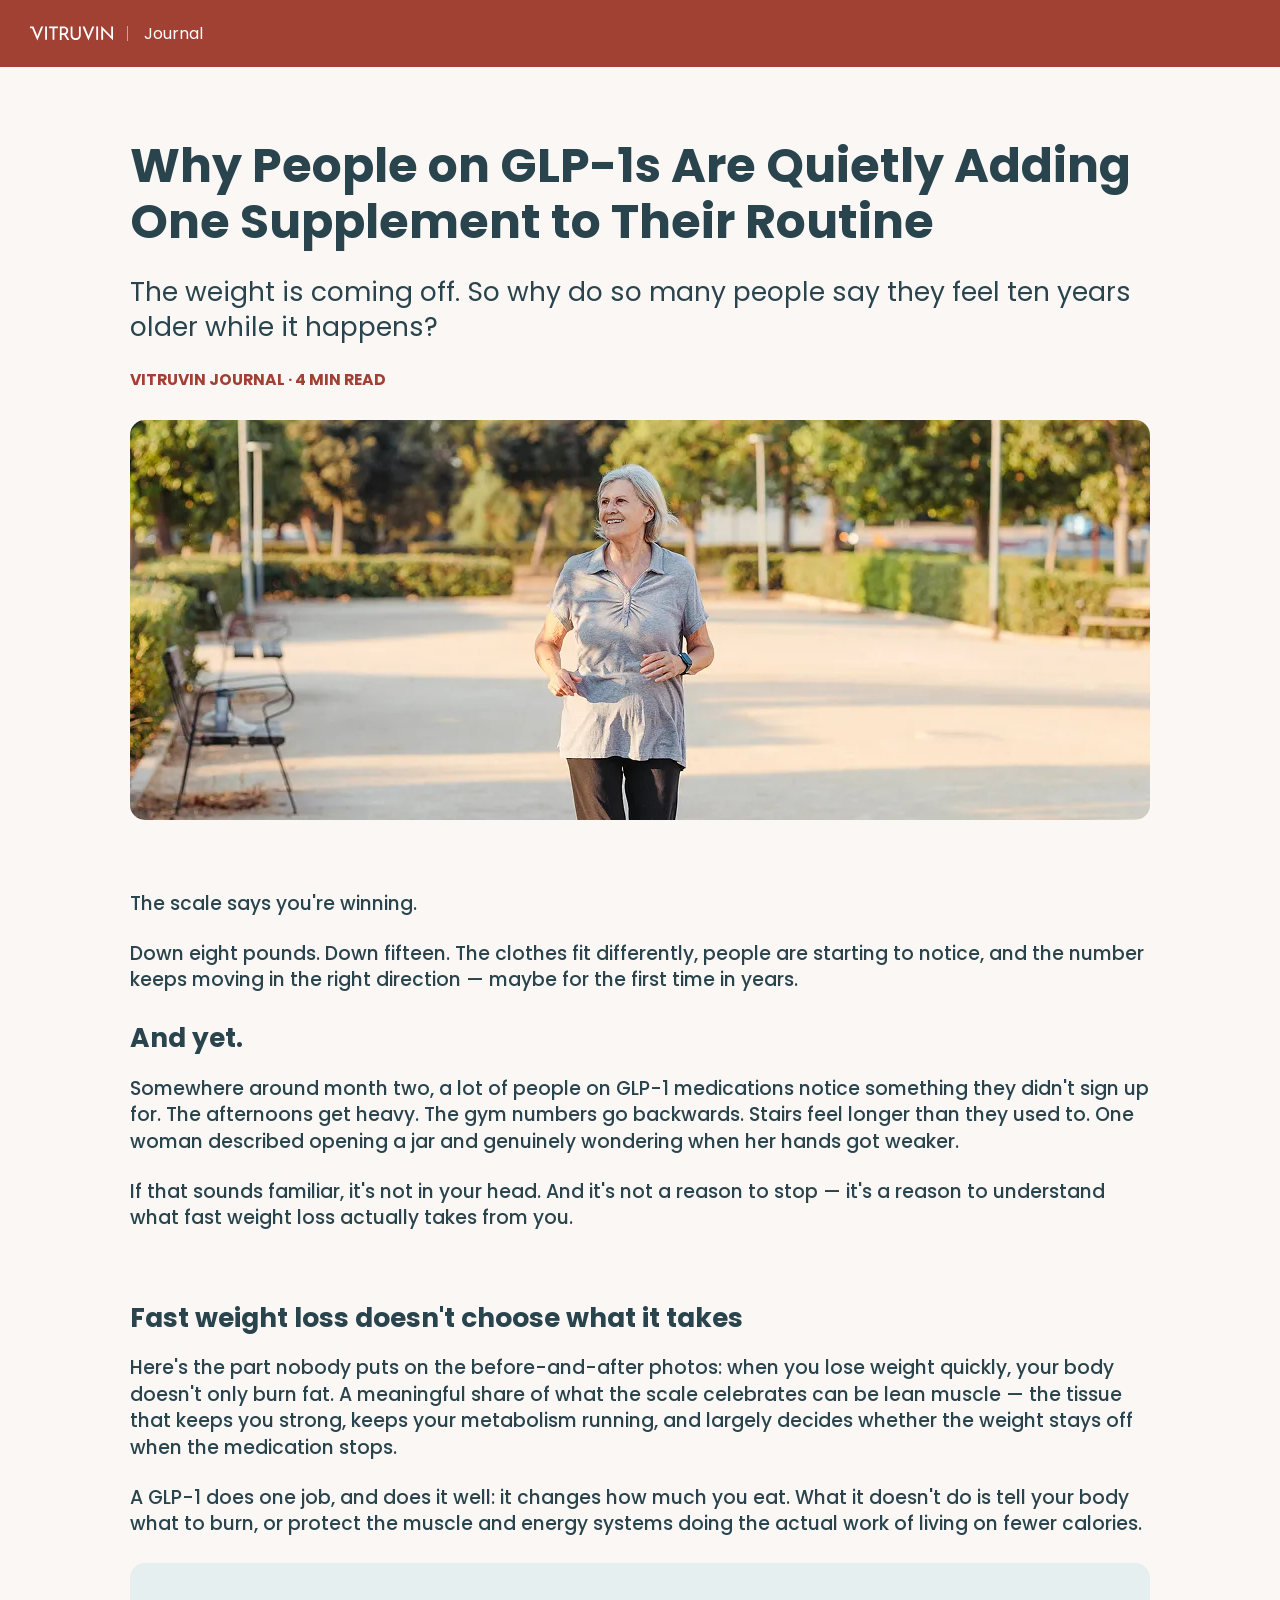
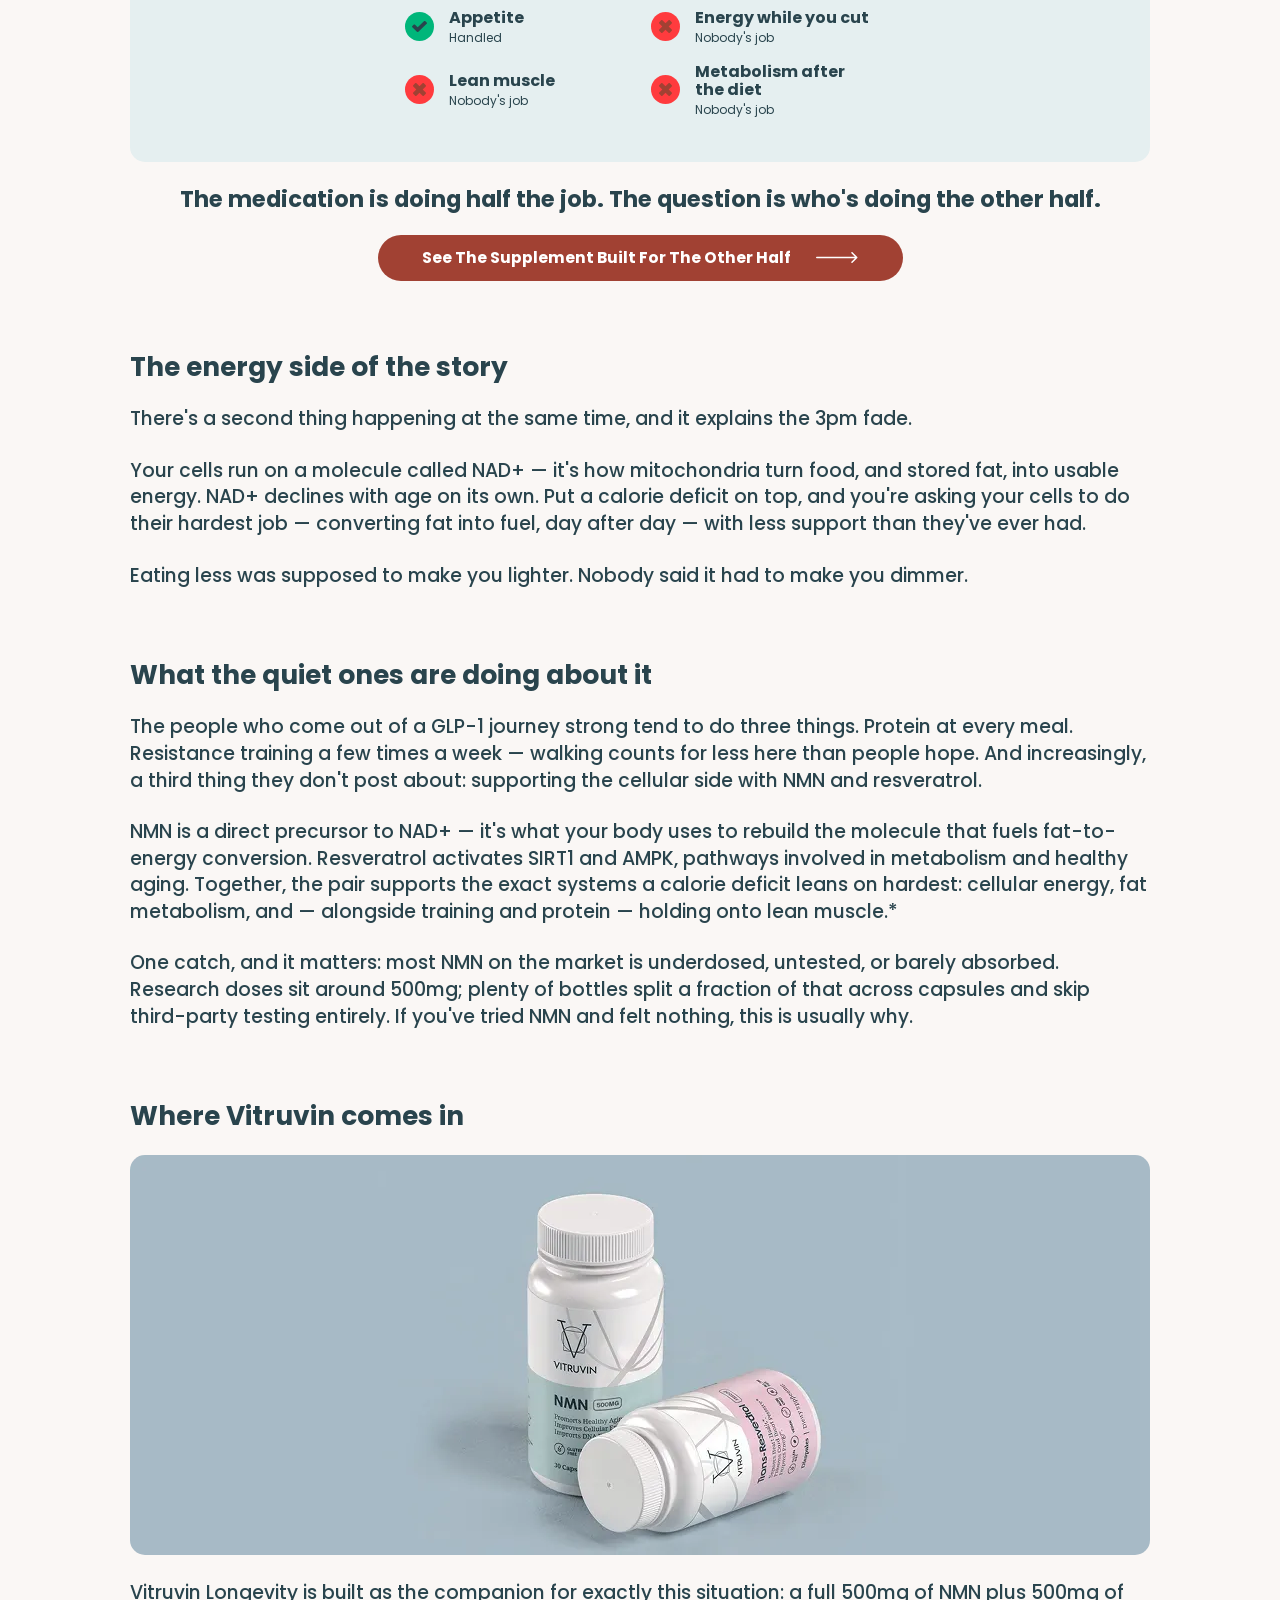
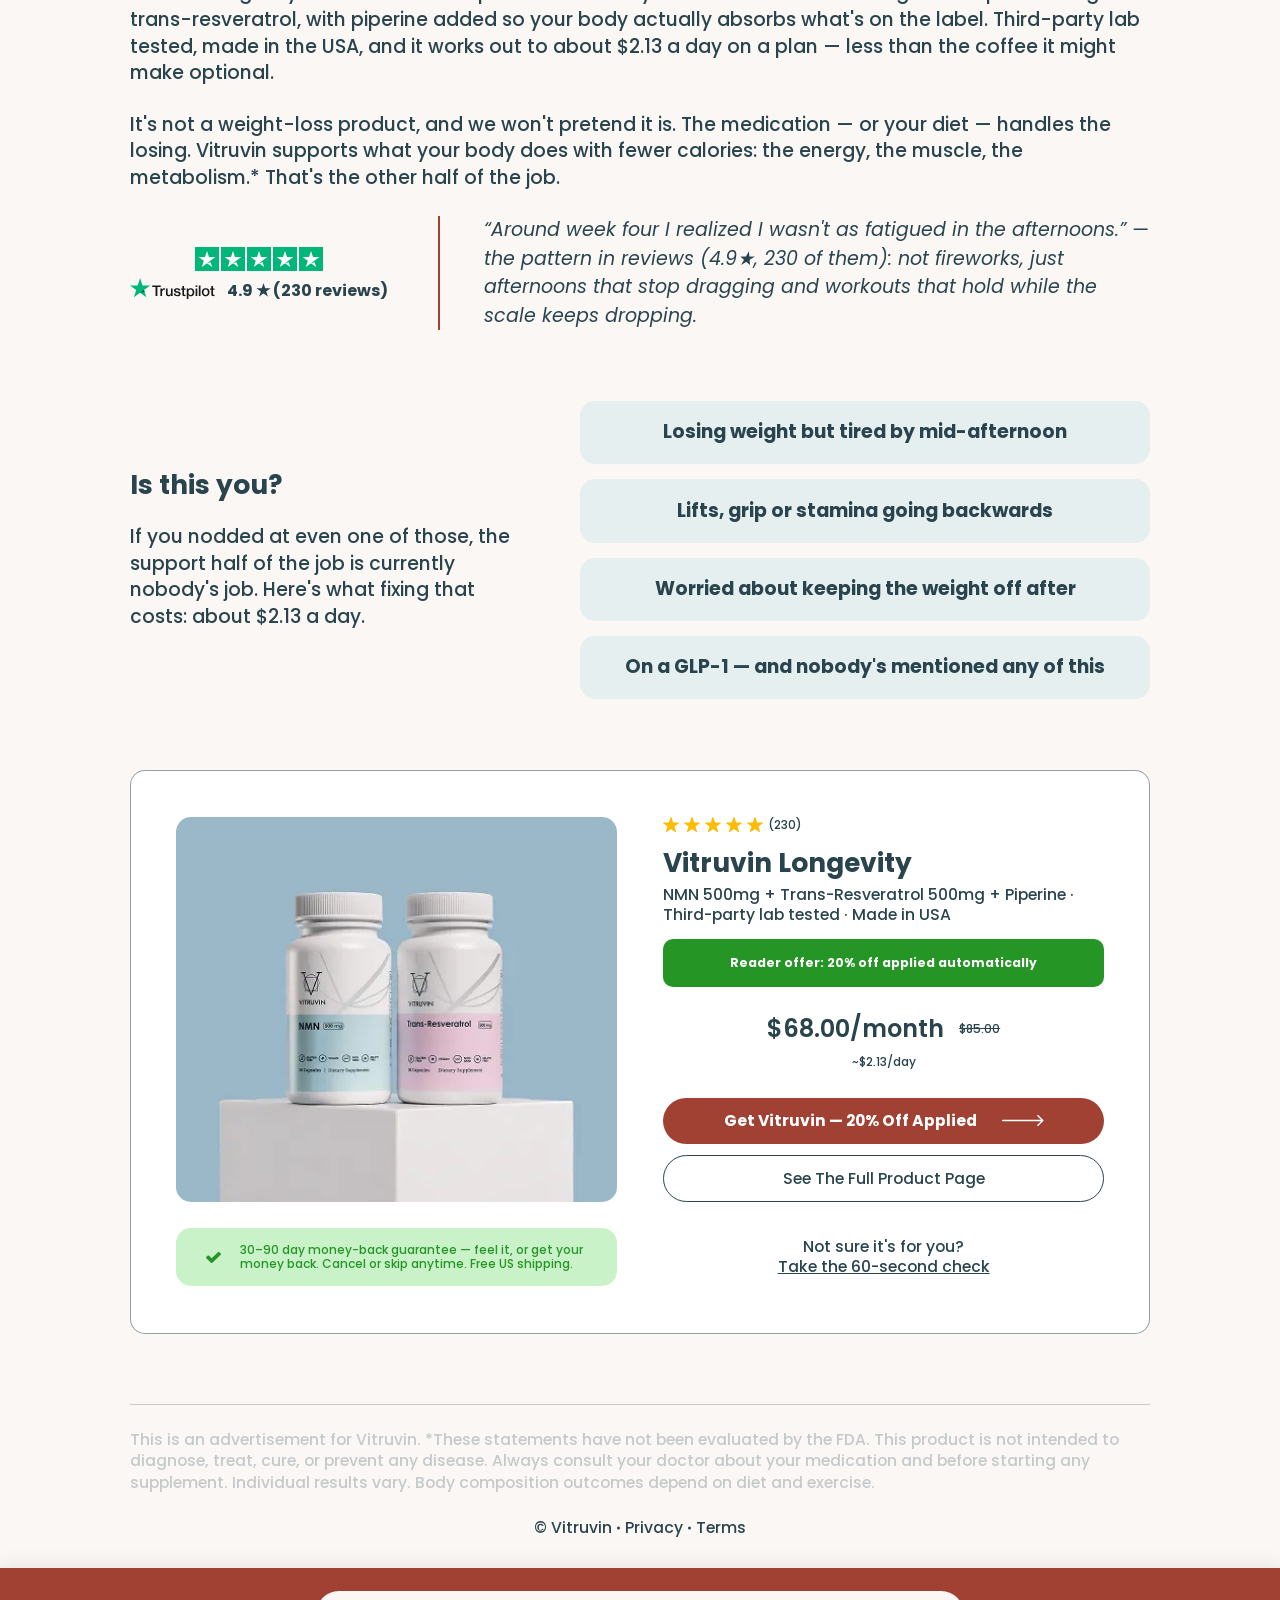
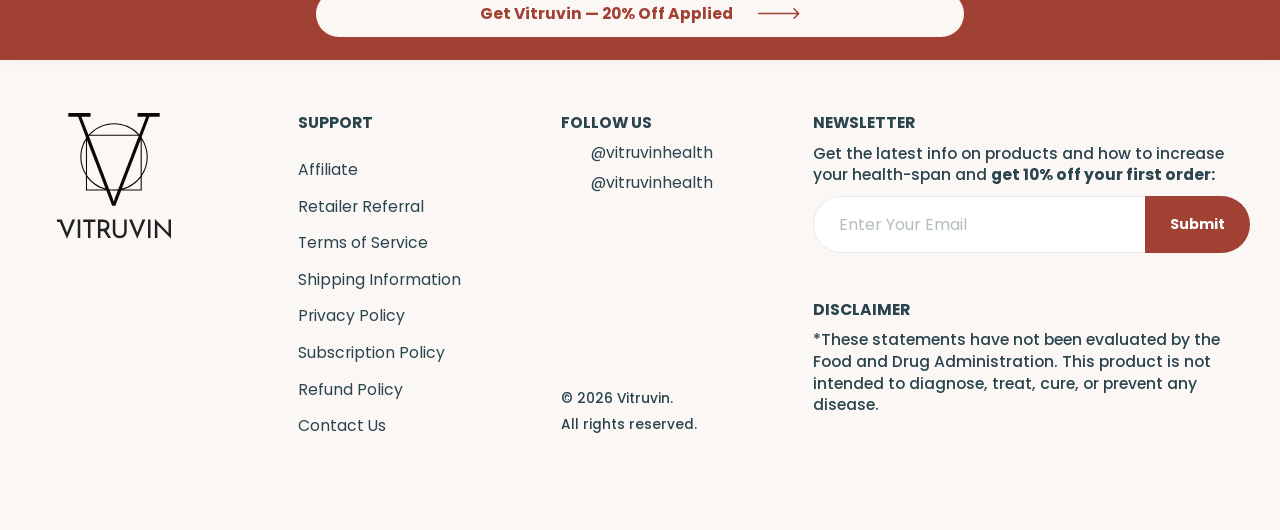
<file: index.html>
<!DOCTYPE html>
<html lang="en">

<head>
    <meta charset="UTF-8">
    <meta http-equiv="X-UA-Compatible" content="IE=edge">
    <meta name="description" content="Vitruvin">
    <meta name="viewport" content="width=device-width, initial-scale=1.0">
    <link rel="stylesheet" href="css/main-styles.css">
    <title>Vitruvin</title>
</head>

<body>
    <div class="wrapper">
        <header class="header">
            <div class="header__container">
                <div class="header__details">
                    <div class="header__logo">
                        <img src="img/small-logo.svg" alt="logo">
                    </div>
                    <div class="header__label">
                        Journal
                    </div>
                </div>
            </div>
        </header>
        <main class="page">
            <section class="article" aria-labelledby="article-title">
                <div class="article__container">
                    <header class="article__header">
                        <h1 class="article__main-title" id="article-title">
                            Why People on GLP-1s Are Quietly Adding One Supplement to Their Routine
                        </h1>
                        <div class="article__subtitle">
                            The weight is coming off. So why do so many people say they feel ten years older while it
                            happens?
                        </div>
                        <div class="article__info">
                            VITRUVIN JOURNAL · 4 MIN READ
                        </div>
                        <div class="article__cover ibg">
                            <img src="img/article-image_01.webp" loading="lazy" alt="article-image">
                        </div>
                    </header>
                    <article class="article__body">
                        <p>
                            The scale says you're winning.
                        </p>
                        <p class="mbbm">
                            Down eight pounds. Down fifteen. The clothes fit differently, people are starting to notice,
                            and the number keeps moving in the right direction — maybe for the first time in years.
                        </p>
                        <h2>
                            And yet.
                        </h2>
                        <p>
                            Somewhere around month two, a lot of people on GLP-1 medications notice something they
                            didn't sign up for. The afternoons get heavy. The gym numbers go backwards. Stairs feel
                            longer than they used to. One woman described opening a jar and genuinely wondering when her
                            hands got weaker.
                        </p>
                        <p class="mbb">
                            If that sounds familiar, it's not in your head. And it's not a reason to stop — it's a
                            reason to understand what fast weight loss actually takes from you.
                        </p>
                        <h2>
                            Fast weight loss doesn't choose what it takes
                        </h2>
                        <p>
                            Here's the part nobody puts on the before-and-after photos: when you lose weight quickly,
                            your body doesn't only burn fat. A meaningful share of what the scale celebrates can be lean
                            muscle — the tissue that keeps you strong, keeps your metabolism running, and largely
                            decides whether the weight stays off when the medication stops.
                        </p>
                        <p class="mb">
                            A GLP-1 does one job, and does it well: it changes how much you eat. What it doesn't do is
                            tell your body what to burn, or protect the muscle and energy systems doing the actual work
                            of living on fewer calories.
                        </p>
                        <div class="improvement-article">
                            <ul class="improvement-article__list">
                                <li class="improvement-article__item">
                                    <div class="improvement-article__icon improvement-article__icon-alt">
                                        <svg>
                                            <use xlink:href='img/icons/icons-sprite.svg#checkmark'></use>
                                        </svg>
                                    </div>
                                    <div class="improvement-article__info">
                                        <div class="improvement-article__name">
                                            Appetite
                                        </div>
                                        <div class="improvement-article__description">
                                            Handled
                                        </div>
                                    </div>
                                </li>
                                <li class="improvement-article__item">
                                    <div class="improvement-article__icon">
                                        <svg>
                                            <use xlink:href='img/icons/icons-sprite.svg#cross'></use>
                                        </svg>
                                    </div>
                                    <div class="improvement-article__info">
                                        <div class="improvement-article__name">
                                            Energy while you cut
                                        </div>
                                        <div class="improvement-article__description">
                                            Nobody's job
                                        </div>
                                    </div>
                                </li>
                                <li class="improvement-article__item">
                                    <div class="improvement-article__icon">
                                        <svg>
                                            <use xlink:href='img/icons/icons-sprite.svg#cross'></use>
                                        </svg>
                                    </div>
                                    <div class="improvement-article__info">
                                        <div class="improvement-article__name">
                                            Lean muscle
                                        </div>
                                        <div class="improvement-article__description">
                                            Nobody's job
                                        </div>
                                    </div>
                                </li>
                                <li class="improvement-article__item">
                                    <div class="improvement-article__icon">
                                        <svg>
                                            <use xlink:href='img/icons/icons-sprite.svg#cross'></use>
                                        </svg>
                                    </div>
                                    <div class="improvement-article__info">
                                        <div class="improvement-article__name">
                                            Metabolism after the diet
                                        </div>
                                        <div class="improvement-article__description">
                                            Nobody's job
                                        </div>
                                    </div>
                                </li>
                            </ul>
                        </div>
                        <h2 class="alt ">
                            The medication is doing half the job. The question is who's doing the other half.
                        </h2>
                        <a href="#" class="button-article button-article-hm">
                            <span class="button-article__text">
                                See the supplement built for the other half
                            </span>
                            <span class="button-article__icon">
                                <svg>
                                    <use xlink:href='img/icons/icons-sprite.svg#button-arrow'></use>
                                </svg>
                            </span>

                        </a>
                        <h2 class="mtb mb">
                            The energy side of the story
                        </h2>
                        <p class="mb">
                            There's a second thing happening at the same time, and it explains the 3pm fade.
                        </p>
                        <p class="mb">
                            Your cells run on a molecule called NAD+ — it's how mitochondria turn food, and stored fat,
                            into usable energy. NAD+ declines with age on its own. Put a calorie deficit on top, and
                            you're asking your cells to do their hardest job — converting fat into fuel, day after day —
                            with less support than they've ever had.
                        </p>
                        <p class="mbb">
                            Eating less was supposed to make you lighter. Nobody said it had to make you dimmer.
                        </p>
                        <h2 class="mb">
                            What the quiet ones are doing about it
                        </h2>
                        <p class="mb">
                            The people who come out of a GLP-1 journey strong tend to do three things. Protein at every
                            meal. Resistance training a few times a week — walking counts for less here than people
                            hope. And increasingly, a third thing they don't post about: supporting the cellular side
                            with NMN and resveratrol.
                        </p>
                        <p class="mb">
                            NMN is a direct precursor to NAD+ — it's what your body uses to rebuild the molecule that
                            fuels fat-to-energy conversion. Resveratrol activates SIRT1 and AMPK, pathways involved in
                            metabolism and healthy aging. Together, the pair supports the exact systems a calorie
                            deficit leans on hardest: cellular energy, fat metabolism, and — alongside training and
                            protein — holding onto lean muscle.*
                        </p>
                        <p class="mbb">
                            One catch, and it matters: most NMN on the market is underdosed, untested, or barely
                            absorbed. Research doses sit around 500mg; plenty of bottles split a fraction of that across
                            capsules and skip third-party testing entirely. If you've tried NMN and felt nothing, this
                            is usually why.
                        </p>
                        <h2 class="mb">
                            Where Vitruvin comes in
                        </h2>
                        <picture >
                            <source media="(min-width: 420px)" srcset="img/article-image_02.webp" type="image/webp">
                            
                            <img class="mb" src="img/article-image_02-mobile.webp" loading="lazy"  alt="article-image">
                          </picture>
                        <p class="mb">
                            Vitruvin Longevity is built as the companion for exactly this situation: a full 500mg of NMN
                            plus 500mg of trans-resveratrol, with piperine added so your body actually absorbs what's on
                            the label. Third-party lab tested, made in the USA, and it works out to about $2.13 a day on
                            a plan — less than the coffee it might make optional.
                        </p>
                        <p class="mb">
                            It's not a weight-loss product, and we won't pretend it is. The medication — or your diet —
                            handles the losing. Vitruvin supports what your body does with fewer calories: the energy,
                            the muscle, the metabolism.* That's the other half of the job.
                        </p>
                        <div class="review-article mbb">
                            <div class="review-article__info">
                                <div class="review-article__trustpilot-stars">
                                    <svg>
                                        <use xlink:href='img/icons/icons-sprite.svg#trustpilot-stars'></use>
                                    </svg>
                                </div>
                                <div class="review-article__details">
                                    <div class="review-article__trustpilot-logo">
                                        <svg>
                                            <use xlink:href='img/icons/icons-sprite.svg#trustpilot-logo'></use>
                                        </svg>
                                    </div>
                                    <div class="review-article__value">
                                        4.9 ★ (230 reviews)
                                    </div>
                                </div>
                            </div>
                            <blockquote class="review-article__quote">
                                <p>
                                    “Around week four I realized I wasn't as fatigued in the afternoons.” — the pattern
                                    in reviews (4.9★, 230 of them): not fireworks, just afternoons that stop dragging
                                    and workouts that hold while the scale keeps dropping.
                                </p>
                            </blockquote>
                        </div>
                        <div class="symptoms-article mbb">
                            <div class="symptoms-article__info">
                                <h2 class="symptoms-article__title">
                                    Is this you?
                                </h2>
                                <div class="symptoms-article__subtitle">
                                    If you nodded at even one of those, the support half of the job is currently
                                    nobody's job. Here's what fixing that costs: about $2.13 a day.
                                </div>
                            </div>
                            <div class="symptoms-article__items">
                                <ul class="symptoms-article__list">
                                    <li class="symptoms-article__item">
                                        Losing weight but tired by mid-afternoon
                                    </li>
                                    <li class="symptoms-article__item">
                                        Lifts, grip or stamina going backwards
                                    </li>
                                    <li class="symptoms-article__item">
                                        Worried about keeping the weight off after
                                    </li>
                                    <li class="symptoms-article__item">
                                        On a GLP-1 — and nobody's mentioned any of this
                                    </li>
                                </ul>
                            </div>
                        </div>
                        <div class="product-article">
                            <div class="product-article__body">
                                <div class="product-article__content">
                                    <div class="product-article__image ibg">
                                        <img src="img/article-image_03.webp" alt="article-image">
                                    </div>
                                    <div class="product-article__info">
                                        <div class="rating">
                                            <div class="rating__stars">
                                                <div class="rating__star">
                                                    <svg>
                                                        <use xlink:href='img/icons/icons-sprite.svg#rating-star'></use>
                                                    </svg>
                                                </div>
                                                <div class="rating__star">
                                                    <svg>
                                                        <use xlink:href='img/icons/icons-sprite.svg#rating-star'></use>
                                                    </svg>
                                                </div>
                                                <div class="rating__star">
                                                    <svg>
                                                        <use xlink:href='img/icons/icons-sprite.svg#rating-star'></use>
                                                    </svg>
                                                </div>
                                                <div class="rating__star">
                                                    <svg>
                                                        <use xlink:href='img/icons/icons-sprite.svg#rating-star'></use>
                                                    </svg>
                                                </div>
                                                <div class="rating__star">
                                                    <svg>
                                                        <use xlink:href='img/icons/icons-sprite.svg#rating-star'></use>
                                                    </svg>
                                                </div>
                                            </div>
                                            <div class="rating__counter">
                                                (230)
                                            </div>
                                        </div>
                                        <h3 class="product-article__title">
                                            Vitruvin Longevity
                                        </h3>
                                        <div class="product-article__description">
                                            NMN 500mg + Trans-Resveratrol 500mg + Piperine · Third-party lab tested · Made
                                            in USA
                                        </div>
                                        <div class="product-article__offer">
                                            Reader offer: 20% off applied automatically
                                        </div>
                                        <div class="price">
                                            <div class="price__values">
                                                <div class="price__current">
                                                    $68.00/month
                                                </div>
                                                <div class="price__discount">
                                                    $85.00
                                                </div>
                                            </div>
                                            <div class="price__economy">
                                                ~$2.13/day
                                            </div>
                                        </div>
                                        <div class="product-article__buttons">
                                            <a href="#" class="button-article">
                                                <span class="button-article__text">
                                                    Get Vitruvin — 20% Off Applied
                                                </span>
                                                <span class="button-article__icon">
                                                    <svg>
                                                        <use xlink:href='img/icons/icons-sprite.svg#button-arrow'></use>
                                                    </svg>
                                                </span>
                                            </a>
                                            <a href="#" class="button-article button-article-alt">
                                                <span class="button-article__text">
                                                    See the full product page
                                                </span>
                                            </a>
                                        </div>
                                    </div>
                                </div>
                                <footer class="product-article__footer">
                                    <div class="product-article__guarantee">
                                        <div class="product-article__guarantee-icon">
                                            <svg>
                                                <use xlink:href='img/icons/icons-sprite.svg#checkmark'></use>
                                            </svg>
                                        </div>
                                        <div class="product-article__guarantee-text">
                                            30–90 day money-back guarantee — feel it, or get your money back. Cancel or skip anytime. Free US shipping.
                                        </div>
                                    </div>
                                    <div class="product-article__message">
                                        Not sure it's for you?
                                        <a href="#">
                                            Take the 60-second check
                                        </a>
                                    </div>
                                </footer>
                            </div>
                        </div>
                    </article>
                    <div class="article__disclaimer">
                        This is an advertisement for Vitruvin. *These statements have not been evaluated by the FDA. This product is not intended to diagnose, treat, cure, or prevent any disease. Always consult your doctor about your medication and before starting any supplement. Individual results vary. Body composition outcomes depend on diet and exercise.
                    </div>
                    <footer class="footer-article">
                        <ul class="footer-article__list">
                            <li class="footer-article__item">
                                <div class="footer-article__link">© Vitruvin</div>
                            </li>
                            <li class="footer-article__item">
                                <a href="#" class="footer-article__link">Privacy</a>
                            </li>
                            <li class="footer-article__item">
                                <a href="#" class="footer-article__link">Terms</a>
                            </li>
                        </ul>
                    </footer>
                </div>
            </section>
            <div class="cta" >
                <a href="#" class="button-article button-article-light">
                    <span class="button-article__text">
                        Get Vitruvin — 20% Off Applied
                    </span>
                    <span class="button-article__icon">
                        <svg>
                            <use xlink:href='img/icons/icons-sprite.svg#button-arrow'></use>
                        </svg>
                    </span>
                </a>
            </div>
        </main>
        <footer class="footer">
			<div class="footer__container">
				<a href="/" class="footer__logo" aria-label="logo/ homepage link">
					<svg>
						<use xlink:href='img/icons/icons-sprite.svg#vertical-logo'></use>
					</svg>
				</a>
				<div class="footer__actions">
					<div class="footer__column">
						<h2 class="footer__title footer__title-alt">
							SUPPORT
						</h2>
						<nav class="footer__menu">
							<ul class="footer__list">
								<li class="footer__item">
									<a href="#" class="footer__link">
										Affiliate
									</a>
								</li>
								<li class="footer__item">
									<a href="#" class="footer__link">
										Retailer Referral
									</a>
								</li>
								<li class="footer__item">
									<a href="#" class="footer__link">
										Terms of Service
									</a>
								</li>
								<li class="footer__item">
									<a href="#" class="footer__link">
										Shipping Information
									</a>
								</li>
								<li class="footer__item">
									<a href="#" class="footer__link">
										Privacy Policy
									</a>
								</li>
								<li class="footer__item">
									<a href="#" class="footer__link">
										Subscription Policy
									</a>
								</li>
								<li class="footer__item">
									<a href="#" class="footer__link">
										Refund Policy
									</a>
								</li>
								<li class="footer__item">
									<a href="#" class="footer__link">
										Contact Us
									</a>
								</li>
							</ul>
						</nav>
					</div>
					<div class="footer__column">
						<h2 class="footer__title">
							FOLLOW US
						</h2>
						<nav class="footer__menu">
							<ul class="footer__list">
								<li class="footer__item">
									<a href="#" class="footer__link">
										<span class="footer__icon">
											<svg>
												<use xlink:href='img/icons/icons-sprite.svg#social_01'></use>
											</svg>
										</span>
										@vitruvinhealth
									</a>
								</li>
								<li class="footer__item">
									<a href="#" class="footer__link">
										<span class="footer__icon">
											<svg>
												<use xlink:href='img/icons/icons-sprite.svg#social_02'></use>
											</svg>
										</span>
										@vitruvinhealth
									</a>
								</li>
							</ul>
						</nav>
						<div class="footer__copy">
							<span>© 2026 Vitruvin.</span>
							All rights reserved.
						</div>
					</div>
				</div>
				<div class="footer__column">
					<h2 class="footer__title">
						NEWSLETTER
					</h2>
					<div class="footer__text">
						Get the latest info on products and how to increase your health-span and <strong>get 10% off
							your first order:</strong>
					</div>
					<form action="#" class="form-footer">
						<div class="form-footer__item">
							<input type="email" id="userEmail" name="User Email" autocomplete="email"
								class="form-footer__input" placeholder="Enter Your Email">
							<button type="submit" class="form-footer__button">
								Submit
							</button>
						</div>
					</form>
					<h3 class="footer__title">
						DISCLAIMER
					</h3>
					<div class="footer__text">
						*These statements have not been evaluated by the Food and Drug
						Administration. This product is not intended to diagnose, treat,
						cure, or prevent any disease.
					</div>
				</div>
				<div class="footer__copy footer__copy-tablet">
					<span>© 2026 Vitruvin.</span>
					All rights reserved.
				</div>
			</div>
		</footer>
    </div>
   
</body>

</html>
</file>
<file: css/main-styles.css>
* {
  padding: 0;
  margin: 0;
  border: 0;
}

*, *:before, *:after {
  -webkit-box-sizing: border-box;
  box-sizing: border-box;
}

:focus, :active {
  outline: none;
}

a:focus, a:active {
  outline: none;
}

nav, footer, header, aside {
  display: block;
}

html, body {
  height: 100%;
  width: 100%;
  font-size: 100%;
  line-height: 1;
  -ms-text-size-adjust: 100%;
  -moz-text-size-adjust: 100%;
  -webkit-text-size-adjust: 100%;
  -webkit-font-smoothing: antialiased;
}

input, button, textarea {
  font-family: inherit;
}

textarea {
  resize: none;
}

input::-ms-clear {
  display: none;
}

button {
  cursor: pointer;
  background: transparent;
}

button::-moz-focus-inner {
  padding: 0;
  border: 0;
}

a, a:visited {
  text-decoration: none;
}

a:hover {
  text-decoration: none;
}

ul li {
  list-style: none;
}

img {
  vertical-align: top;
  max-width: 100%;
}

h1, h2, h3, h4, h5, h6 {
  font-size: inherit;
  font-weight: 400;
}

@font-face {
  font-family: "Poppins";
  src: url("../fonts/Poppins/Poppins-Light.woff2") format("woff2");
  font-weight: 300;
  font-style: normal;
  font-display: swap;
}
@font-face {
  font-family: "Poppins";
  src: url("../fonts/Poppins/Poppins-Regular.woff2") format("woff2");
  font-weight: 400;
  font-style: normal;
  font-display: swap;
}
@font-face {
  font-family: "Poppins";
  src: url("../fonts/Poppins/Poppins-Italic.woff2") format("woff2");
  font-weight: 400;
  font-style: italic;
  font-display: swap;
}
@font-face {
  font-family: "Poppins";
  src: url("../fonts/Poppins/Poppins-Medium.woff2") format("woff2");
  font-weight: 500;
  font-style: normal;
  font-display: swap;
}
@font-face {
  font-family: "Poppins";
  src: url("../fonts/Poppins/Poppins-SemiBold.woff2") format("woff2");
  font-weight: 600;
  font-style: normal;
  font-display: swap;
}
@font-face {
  font-family: "Poppins";
  src: url("../fonts/Poppins/Poppins-Bold.woff2") format("woff2");
  font-weight: 700;
  font-style: normal;
  font-display: swap;
}
@font-face {
  font-family: "Geist Mono";
  src: url("../fonts/GeistMono/GeistMono-Bold.woff2") format("woff2");
  font-weight: 700;
  font-style: normal;
  font-display: swap;
}
:root {
  --font-family: "Poppins", sans-serif;
}

html,
body {
  height: 100%;
}

body {
  font-family: var(--font-family);
  font-size: 20px;
}
@media (max-width: 1460px) {
  body {
    font-size: calc(14px + 6 * (100vw - 390px) / 1070);
  }
}
body {
  line-height: 140%;
  color: #29444d;
  background: #faf7f5;
}
@media (min-width: 767.98px) {
  body {
    font-weight: 500;
  }
}
body._lock {
  overflow: hidden;
}

.wrapper {
  overflow: hidden;
  min-height: 100%;
  display: -webkit-box;
  display: -ms-flexbox;
  display: flex;
  -webkit-box-orient: vertical;
  -webkit-box-direction: normal;
      -ms-flex-direction: column;
          flex-direction: column;
}

.page {
  -webkit-box-flex: 1;
      -ms-flex: 1 1 auto;
          flex: 1 1 auto;
}

[class*=__container] {
  max-width: 1460px;
  margin: 0 auto;
  padding: 0 30px;
}

.header {
  background: #a14133;
  padding-block: 24px;
}
@media (max-width: 1460px) {
  .header {
    padding-block: calc(16px + 8 * (100vw - 390px) / 1070);
  }
}
.header__details {
  display: -webkit-box;
  display: -ms-flexbox;
  display: flex;
  -webkit-box-align: center;
      -ms-flex-align: center;
          align-items: center;
  gap: 16px;
}
@media (max-width: 767.98px) {
  .header__details {
    -webkit-box-pack: center;
        -ms-flex-pack: center;
            justify-content: center;
  }
}
.header__logo {
  padding-right: 15px;
  position: relative;
  display: -webkit-box;
  display: -ms-flexbox;
  display: flex;
  -webkit-box-align: center;
      -ms-flex-align: center;
          align-items: center;
  -webkit-box-pack: center;
      -ms-flex-pack: center;
          justify-content: center;
}
.header__logo::after {
  content: "";
  position: absolute;
  width: 1px;
  height: 100%;
  top: 0;
  right: 0;
  background: rgba(255, 255, 255, 0.5);
}
.header__label {
  font-weight: 400;
  font-size: 16px;
  line-height: 138%;
  color: #fff;
}

.article {
  padding-top: 75px;
}
@media (max-width: 1460px) {
  .article {
    padding-top: calc(50px + 25 * (100vw - 390px) / 1070);
  }
}
.article {
  padding-bottom: 25px;
}
@media (max-width: 1460px) {
  .article {
    padding-bottom: calc(50px + -25 * (100vw - 390px) / 1070);
  }
}
.article__container {
  max-width: 1080px;
}
.article__header {
  margin-bottom: 75px;
}
@media (max-width: 1460px) {
  .article__header {
    margin-bottom: calc(50px + 25 * (100vw - 390px) / 1070);
  }
}
.article__main-title {
  font-weight: 700;
  font-size: 51px;
}
@media (max-width: 1460px) {
  .article__main-title {
    font-size: calc(30px + 21 * (100vw - 390px) / 1070);
  }
}
.article__main-title {
  line-height: 118%;
  color: #29444d;
  margin-bottom: 25px;
}
.article__subtitle {
  font-weight: 400;
  font-size: 27px;
}
@media (max-width: 1460px) {
  .article__subtitle {
    font-size: calc(24px + 3 * (100vw - 390px) / 1070);
  }
}
.article__subtitle {
  line-height: 130%;
  color: #29444d;
  margin-bottom: 25px;
}
.article__info {
  font-weight: 700;
  font-size: 16px;
}
@media (max-width: 1460px) {
  .article__info {
    font-size: calc(14px + 2 * (100vw - 390px) / 1070);
  }
}
.article__info {
  line-height: 138%;
  color: #a14133;
  margin-bottom: 25px;
}
@media (max-width: 1460px) {
  .article__info {
    margin-bottom: calc(50px + -25 * (100vw - 390px) / 1070);
  }
}
.article__cover {
  border-radius: 15px;
  overflow: hidden;
  width: 100%;
  min-height: 400px;
}
.article__body {
  padding-bottom: 75px;
}
@media (max-width: 1460px) {
  .article__body {
    padding-bottom: calc(50px + 25 * (100vw - 390px) / 1070);
  }
}
.article__body {
  margin-bottom: 25px;
}
@media (max-width: 1460px) {
  .article__body {
    margin-bottom: calc(15px + 10 * (100vw - 390px) / 1070);
  }
}
.article__body {
  border-bottom: 1px solid rgba(41, 68, 77, 0.25);
}
.article__body > *:not(:last-child) {
  margin-bottom: 25px;
}
@media (max-width: 1460px) {
  .article__body > *:not(:last-child) {
    margin-bottom: calc(15px + 10 * (100vw - 390px) / 1070);
  }
}
.article__body .mb {
  margin-bottom: 25px;
}
.article__body .mbb {
  margin-bottom: 75px;
}
@media (max-width: 1460px) {
  .article__body .mbb {
    margin-bottom: calc(50px + 25 * (100vw - 390px) / 1070);
  }
}
.article__body .mtb {
  margin-top: 75px;
}
@media (max-width: 1460px) {
  .article__body .mtb {
    margin-top: calc(50px + 25 * (100vw - 390px) / 1070);
  }
}
.article__body .mbbm {
  margin-bottom: 25px;
}
@media (max-width: 1460px) {
  .article__body .mbbm {
    margin-bottom: calc(50px + -25 * (100vw - 390px) / 1070);
  }
}
.article__body h2,
.article__body h3,
.article__body h4,
.article__body h5 {
  font-weight: 700;
  font-size: 27px;
}
@media (max-width: 1460px) {
  .article__body h2,
  .article__body h3,
  .article__body h4,
  .article__body h5 {
    font-size: calc(24px + 3 * (100vw - 390px) / 1070);
  }
}
.article__body h2,
.article__body h3,
.article__body h4,
.article__body h5 {
  line-height: 111%;
  color: #29444d;
}
.article__body h2.alt,
.article__body h3.alt,
.article__body h4.alt,
.article__body h5.alt {
  font-size: 24px;
}
@media (max-width: 1460px) {
  .article__body h2.alt,
  .article__body h3.alt,
  .article__body h4.alt,
  .article__body h5.alt {
    font-size: calc(16px + 8 * (100vw - 390px) / 1070);
  }
}
@media (min-width: 767.98px) {
  .article__body h2.alt,
  .article__body h3.alt,
  .article__body h4.alt,
  .article__body h5.alt {
    text-align: center;
  }
}
.article__body .improvement-article {
  margin-bottom: 25px;
}
.article__body > img, .article__body > picture img {
  border-radius: 15px;
  -o-object-fit: cover;
     object-fit: cover;
  -o-object-position: center;
     object-position: center;
  min-height: 400px;
  width: 100%;
  display: block;
}
.article__disclaimer {
  font-weight: 500;
  font-size: 16px;
}
@media (max-width: 1460px) {
  .article__disclaimer {
    font-size: calc(14px + 2 * (100vw - 390px) / 1070);
  }
}
.article__disclaimer {
  line-height: 138%;
  color: #29444d;
  opacity: 0.25;
}
.article__disclaimer:not(:last-child) {
  margin-bottom: 25px;
}
@media (max-width: 1460px) {
  .article__disclaimer:not(:last-child) {
    margin-bottom: calc(15px + 10 * (100vw - 390px) / 1070);
  }
}

.improvement-article {
  background: #e5eff0;
  border-radius: 15px;
  padding: 50px;
}
@media (max-width: 1460px) {
  .improvement-article {
    padding: calc(25px + 25 * (100vw - 390px) / 1070);
  }
}
.improvement-article__list {
  display: grid;
  max-width: 470px;
  margin-inline: auto;
  -webkit-column-gap: 22px;
     -moz-column-gap: 22px;
          column-gap: 22px;
  grid-template-columns: repeat(1 1fr);
  row-gap: 20px;
}
@media (max-width: 1460px) {
  .improvement-article__list {
    row-gap: calc(15px + 5 * (100vw - 390px) / 1070);
  }
}
@media (min-width: 550px) {
  .improvement-article__list {
    grid-template-columns: repeat(2, 1fr);
  }
}
.improvement-article__item {
  display: -webkit-box;
  display: -ms-flexbox;
  display: flex;
  -webkit-box-align: center;
      -ms-flex-align: center;
          align-items: center;
  gap: 15px;
}
.improvement-article__icon {
  width: 13px;
  height: 13px;
  display: -webkit-box;
  display: -ms-flexbox;
  display: flex;
  -webkit-box-align: center;
      -ms-flex-align: center;
          align-items: center;
  -webkit-box-pack: center;
      -ms-flex-pack: center;
          justify-content: center;
}
.improvement-article__icon svg {
  width: 13px;
  height: 13px;
}
.improvement-article__icon {
  width: 29px;
  height: 29px;
  -webkit-box-flex: 0;
      -ms-flex: 0 0 29px;
          flex: 0 0 29px;
  border-radius: 50%;
  background: #ff3b3e;
  color: #a14133;
}
.improvement-article__icon-alt {
  width: 15px;
  height: 11px;
  display: -webkit-box;
  display: -ms-flexbox;
  display: flex;
  -webkit-box-align: center;
      -ms-flex-align: center;
          align-items: center;
  -webkit-box-pack: center;
      -ms-flex-pack: center;
          justify-content: center;
}
.improvement-article__icon-alt svg {
  width: 15px;
  height: 11px;
}
.improvement-article__icon-alt {
  width: 29px;
  height: 29px;
  -webkit-box-flex: 0;
      -ms-flex: 0 0 29px;
          flex: 0 0 29px;
  background: #00b67a;
  color: #29444d;
}
.improvement-article__name {
  font-weight: 700;
  font-size: 16px;
  line-height: 113%;
  color: #29444d;
  margin-bottom: 5px;
}
.improvement-article__description {
  font-weight: 400;
  font-size: 12px;
  line-height: 100%;
  color: #29444d;
}

.button-article {
  border-radius: 50px;
  padding: 15px 20px;
  background: #a14133;
  display: -webkit-box;
  display: -ms-flexbox;
  display: flex;
  -webkit-box-align: center;
      -ms-flex-align: center;
          align-items: center;
  -webkit-box-pack: center;
      -ms-flex-pack: center;
          justify-content: center;
  gap: 25px;
  max-width: 525px;
  margin-inline: auto;
  color: #fff;
  font-weight: 700;
  font-size: 16px;
}
@media (max-width: 1460px) {
  .button-article {
    font-size: calc(14px + 2 * (100vw - 390px) / 1070);
  }
}
@media (max-width: 767.98px) {
  .button-article-hm {
    display: none;
  }
}
.button-article-alt {
  border: 1px solid #29444d;
  background: transparent;
  color: #29444d;
  font-weight: 500;
}
.button-article-light {
  background: #faf7f5;
  color: #a14133;
  max-width: 648px;
}
.button-article__text {
  line-height: 100%;
  text-transform: capitalize;
}
.button-article__icon {
  width: 42px;
  height: 12px;
  display: -webkit-box;
  display: -ms-flexbox;
  display: flex;
  -webkit-box-align: center;
      -ms-flex-align: center;
          align-items: center;
  -webkit-box-pack: center;
      -ms-flex-pack: center;
          justify-content: center;
}
.button-article__icon svg {
  width: 42px;
  height: 12px;
}
@media (max-width: 767.98px) {
  .button-article__icon {
    display: none;
  }
}

.ibg {
  position: relative;
}
.ibg img {
  position: absolute;
  width: 100%;
  height: 100%;
  top: 0;
  left: 0;
  -o-object-fit: cover;
     object-fit: cover;
  -o-object-position: center;
     object-position: center;
}

.review-article {
  display: -webkit-box;
  display: -ms-flexbox;
  display: flex;
  -webkit-box-align: center;
      -ms-flex-align: center;
          align-items: center;
  gap: 50px;
}
@media (max-width: 767.98px) {
  .review-article {
    -webkit-box-orient: vertical;
    -webkit-box-direction: normal;
        -ms-flex-direction: column;
            flex-direction: column;
    gap: 10px;
  }
}
.review-article__info {
  display: -webkit-box;
  display: -ms-flexbox;
  display: flex;
  -webkit-box-orient: vertical;
  -webkit-box-direction: normal;
      -ms-flex-direction: column;
          flex-direction: column;
  -webkit-box-align: center;
      -ms-flex-align: center;
          align-items: center;
  gap: 7px;
}
@media (min-width: 767.98px) {
  .review-article__info {
    -webkit-box-flex: 0;
        -ms-flex: 0 0 258px;
            flex: 0 0 258px;
  }
}
.review-article__trustpilot-stars {
  width: 128px;
  height: 24px;
  display: -webkit-box;
  display: -ms-flexbox;
  display: flex;
  -webkit-box-align: center;
      -ms-flex-align: center;
          align-items: center;
  -webkit-box-pack: center;
      -ms-flex-pack: center;
          justify-content: center;
}
.review-article__trustpilot-stars svg {
  width: 128px;
  height: 24px;
}
.review-article__details {
  display: -webkit-box;
  display: -ms-flexbox;
  display: flex;
  -webkit-box-align: end;
      -ms-flex-align: end;
          align-items: flex-end;
  gap: 12px;
}
.review-article__trustpilot-logo {
  width: 85px;
  height: 21px;
  display: -webkit-box;
  display: -ms-flexbox;
  display: flex;
  -webkit-box-align: center;
      -ms-flex-align: center;
          align-items: center;
  -webkit-box-pack: center;
      -ms-flex-pack: center;
          justify-content: center;
}
.review-article__trustpilot-logo svg {
  width: 85px;
  height: 21px;
}
.review-article__value {
  font-weight: 700;
  font-size: 16px;
  line-height: 100%;
  color: #29444d;
  line-height: 1;
}
.review-article__quote {
  font-weight: 500;
  font-style: italic;
  font-size: 20px;
}
@media (max-width: 1460px) {
  .review-article__quote {
    font-size: calc(14px + 6 * (100vw - 390px) / 1070);
  }
}
.review-article__quote {
  line-height: 150%;
  color: #29444d;
  padding-left: 50px;
}
@media (max-width: 1460px) {
  .review-article__quote {
    padding-left: calc(25px + 25 * (100vw - 390px) / 1070);
  }
}
.review-article__quote {
  position: relative;
}
.review-article__quote::before {
  content: "";
  position: absolute;
  width: 2px;
  height: 100%;
  top: 0;
  left: 0;
  background: #a14133;
}

.symptoms-article {
  display: -webkit-box;
  display: -ms-flexbox;
  display: flex;
  -webkit-box-align: center;
      -ms-flex-align: center;
          align-items: center;
  gap: 50px;
}
@media (max-width: 1460px) {
  .symptoms-article {
    gap: calc(25px + 25 * (100vw - 390px) / 1070);
  }
}
@media (max-width: 767.98px) {
  .symptoms-article {
    -webkit-box-orient: vertical;
    -webkit-box-direction: normal;
        -ms-flex-direction: column;
            flex-direction: column;
  }
}
.symptoms-article__title {
  font-weight: 700;
  font-size: 27px;
}
@media (max-width: 1460px) {
  .symptoms-article__title {
    font-size: calc(24px + 3 * (100vw - 390px) / 1070);
  }
}
.symptoms-article__title {
  line-height: 111%;
  color: #29444d;
  margin-bottom: 25px;
}
.symptoms-article__items {
  -webkit-box-flex: 0;
      -ms-flex: 0 0 55.88%;
          flex: 0 0 55.88%;
}
@media (max-width: 767.98px) {
  .symptoms-article__items {
    width: 100%;
  }
}
.symptoms-article__item {
  border-radius: 15px;
  padding-block: 20px;
}
@media (max-width: 1460px) {
  .symptoms-article__item {
    padding-block: calc(10px + 10 * (100vw - 390px) / 1070);
  }
}
.symptoms-article__item {
  padding-inline: 20px;
  background: #e5eff0;
  font-weight: 700;
  line-height: 140%;
  color: #29444d;
}
.symptoms-article__item:not(:last-child) {
  margin-bottom: 15px;
}
@media (min-width: 767.98px) {
  .symptoms-article__item {
    text-align: center;
  }
}

.product-article {
  border: 1px solid rgba(41, 68, 77, 0.5);
  border-radius: 15px;
  padding-block: 50px;
}
@media (max-width: 1460px) {
  .product-article {
    padding-block: calc(30px + 20 * (100vw - 390px) / 1070);
  }
}
.product-article {
  padding-inline: 50px;
}
@media (max-width: 1460px) {
  .product-article {
    padding-inline: calc(20px + 30 * (100vw - 390px) / 1070);
  }
}
.product-article {
  background: #fff;
}
.product-article__content {
  display: grid;
  grid-template-columns: repeat(1, 1fr);
  gap: 50px;
}
@media (max-width: 1460px) {
  .product-article__content {
    gap: calc(30px + 20 * (100vw - 390px) / 1070);
  }
}
.product-article__content {
  margin-bottom: 25px;
}
@media (max-width: 1460px) {
  .product-article__content {
    margin-bottom: calc(30px + -5 * (100vw - 390px) / 1070);
  }
}
@media (min-width: 991.98px) {
  .product-article__content {
    grid-template-columns: repeat(2, 1fr);
  }
}
@media (max-width: 480px) {
  .product-article__content .rating {
    -webkit-box-pack: center;
        -ms-flex-pack: center;
            justify-content: center;
  }
}
.product-article__image {
  border-radius: 15px;
  overflow: hidden;
}
@media (max-width: 991.98px) {
  .product-article__image {
    max-width: 435px;
    aspect-ratio: 0.97/1;
    margin-inline: auto;
    width: 100%;
  }
}
@media (max-width: 480px) {
  .product-article__info {
    text-align: center;
  }
}
.product-article__title {
  font-weight: 700;
  font-size: 27px;
  line-height: 100%;
  color: #2a444d;
  margin-bottom: 7px;
}
@media (max-width: 1460px) {
  .product-article__title {
    margin-bottom: calc(10px + -3 * (100vw - 390px) / 1070);
  }
}
.product-article__description {
  font-size: 16px;
}
@media (max-width: 1460px) {
  .product-article__description {
    font-size: calc(14px + 2 * (100vw - 390px) / 1070);
  }
}
.product-article__description {
  line-height: 125%;
  color: #29444d;
  margin-bottom: 15px;
}
.product-article__offer {
  border-radius: 10px;
  padding: 15px 20px;
  font-weight: 700;
  font-size: 12px;
}
@media (max-width: 1460px) {
  .product-article__offer {
    font-size: calc(14px + -2 * (100vw - 390px) / 1070);
  }
}
.product-article__offer {
  line-height: 143%;
  color: #fff;
  background: #259625;
  text-align: center;
  margin-bottom: 30px;
}
.product-article__buttons .button-article:not(:last-child) {
  margin-bottom: 10px;
}
@media (max-width: 1460px) {
  .product-article__buttons .button-article:not(:last-child) {
    margin-bottom: calc(15px + -5 * (100vw - 390px) / 1070);
  }
}
.product-article__footer {
  display: grid;
  gap: 50px;
}
@media (max-width: 1460px) {
  .product-article__footer {
    gap: calc(30px + 20 * (100vw - 390px) / 1070);
  }
}
@media (min-width: 767.98px) {
  .product-article__footer {
    grid-template-columns: repeat(2, 1fr);
  }
}
.product-article__guarantee {
  background: #c9f2c9;
  border-radius: 15px;
  padding: 15px 30px;
  display: -webkit-box;
  display: -ms-flexbox;
  display: flex;
  -webkit-box-align: center;
      -ms-flex-align: center;
          align-items: center;
  gap: 19px;
  font-size: 12px;
  line-height: 117%;
  color: #259625;
}
.product-article__guarantee-icon {
  width: 15px;
  height: 11px;
  display: -webkit-box;
  display: -ms-flexbox;
  display: flex;
  -webkit-box-align: center;
      -ms-flex-align: center;
          align-items: center;
  -webkit-box-pack: center;
      -ms-flex-pack: center;
          justify-content: center;
}
.product-article__guarantee-icon svg {
  width: 15px;
  height: 11px;
}
.product-article__message {
  font-size: 16px;
}
@media (max-width: 1460px) {
  .product-article__message {
    font-size: calc(14px + 2 * (100vw - 390px) / 1070);
  }
}
.product-article__message {
  line-height: 125%;
  text-align: center;
  color: #29444d;
  display: -webkit-box;
  display: -ms-flexbox;
  display: flex;
  -webkit-box-align: center;
      -ms-flex-align: center;
          align-items: center;
  -webkit-box-pack: center;
      -ms-flex-pack: center;
          justify-content: center;
  -webkit-box-orient: vertical;
  -webkit-box-direction: normal;
      -ms-flex-direction: column;
          flex-direction: column;
}
.product-article__message a {
  text-decoration: underline;
  color: #29444d;
}

.rating {
  display: -webkit-box;
  display: -ms-flexbox;
  display: flex;
  -webkit-box-align: center;
      -ms-flex-align: center;
          align-items: center;
  margin-bottom: 15px;
  gap: 5px;
}
.rating__stars {
  display: -webkit-box;
  display: -ms-flexbox;
  display: flex;
  gap: 5px;
}
.rating__star {
  width: 16px;
  height: 16px;
  display: -webkit-box;
  display: -ms-flexbox;
  display: flex;
  -webkit-box-align: center;
      -ms-flex-align: center;
          align-items: center;
  -webkit-box-pack: center;
      -ms-flex-pack: center;
          justify-content: center;
}
.rating__star svg {
  width: 16px;
  height: 16px;
}
.rating__counter {
  font-weight: 500;
  font-size: 12px;
  line-height: 100%;
  color: #2a444d;
}

.price {
  color: #29444d;
  margin-bottom: 30px;
}
.price__values {
  display: -webkit-box;
  display: -ms-flexbox;
  display: flex;
  -webkit-box-align: center;
      -ms-flex-align: center;
          align-items: center;
  -webkit-box-pack: center;
      -ms-flex-pack: center;
          justify-content: center;
  gap: 15px;
  margin-bottom: 15px;
}
.price__current {
  font-weight: 600;
  font-size: 24px;
  line-height: 1;
  text-transform: lowercase;
  text-shadow: 1px 1px 1px 0 rgba(0, 0, 0, 0);
}
.price__discount {
  font-size: 12px;
  line-height: 100%;
  text-decoration: line-through;
  text-transform: lowercase;
}
.price__economy {
  font-size: 12px;
  line-height: 100%;
  text-transform: lowercase;
  text-align: center;
}

.footer-article__list {
  display: -webkit-box;
  display: -ms-flexbox;
  display: flex;
  -webkit-box-align: center;
      -ms-flex-align: center;
          align-items: center;
  -webkit-box-pack: center;
      -ms-flex-pack: center;
          justify-content: center;
  gap: 5px;
}
.footer-article__item {
  display: -webkit-box;
  display: -ms-flexbox;
  display: flex;
  -webkit-box-align: center;
      -ms-flex-align: center;
          align-items: center;
  -webkit-box-pack: center;
      -ms-flex-pack: center;
          justify-content: center;
}
.footer-article__item:not(:last-child) {
  position: relative;
  padding-right: 8px;
}
.footer-article__item:not(:last-child)::after {
  content: "";
  position: absolute;
  top: 50%;
  right: 0;
  -webkit-transform: translate(0, -50%);
      -ms-transform: translate(0, -50%);
          transform: translate(0, -50%);
  width: 3px;
  height: 3px;
  border-radius: 50%;
  background: #29444d;
}
.footer-article__link {
  font-weight: 500;
  font-size: 16px;
}
@media (max-width: 1460px) {
  .footer-article__link {
    font-size: calc(14px + 2 * (100vw - 390px) / 1070);
  }
}
.footer-article__link {
  line-height: 138%;
  text-align: center;
  color: #29444d;
}

.cta {
  -webkit-box-shadow: 0 -4px 18px 0 rgba(0, 0, 0, 0.07);
          box-shadow: 0 -4px 18px 0 rgba(0, 0, 0, 0.07);
  background: #a14133;
  padding-block: 25px;
}
@media (max-width: 1460px) {
  .cta {
    padding-block: calc(15px + 10 * (100vw - 390px) / 1070);
  }
}
.cta {
  padding-inline: 30px;
  -webkit-transition: all 0.3s ease 0s;
  transition: all 0.3s ease 0s;
}
@media (max-width: 767.98px) {
  .cta {
    display: none;
  }
}

.footer {
  padding-top: 60px;
}
@media (max-width: 1460px) {
  .footer {
    padding-top: calc(20px + 40 * (100vw - 390px) / 1070);
  }
}
.footer {
  padding-bottom: 100px;
}
@media (max-width: 1460px) {
  .footer {
    padding-bottom: calc(50px + 50 * (100vw - 390px) / 1070);
  }
}
.footer__container {
  display: -webkit-box;
  display: -ms-flexbox;
  display: flex;
  gap: 40px;
}
@media (min-width: 1270px) {
  .footer__container {
    gap: 100px;
  }
}
@media (max-width: 991.98px) {
  .footer__container {
    -webkit-box-orient: vertical;
    -webkit-box-direction: normal;
        -ms-flex-direction: column;
            flex-direction: column;
  }
}
.footer__logo {
  -webkit-box-flex: 0;
      -ms-flex: 0 0 114px;
          flex: 0 0 114px;
  width: 114px;
  height: 126px;
  display: -webkit-box;
  display: -ms-flexbox;
  display: flex;
  -webkit-box-align: center;
      -ms-flex-align: center;
          align-items: center;
  -webkit-box-pack: center;
      -ms-flex-pack: center;
          justify-content: center;
}
.footer__logo svg {
  width: 114px;
  height: 126px;
}
.footer__logo {
  padding-inline: 27px;
  -webkit-box-sizing: content-box;
          box-sizing: content-box;
}
@media (max-width: 991.98px) {
  .footer__logo {
    margin: 0 auto;
  }
}
.footer__actions {
  display: -webkit-box;
  display: -ms-flexbox;
  display: flex;
  gap: 40px;
  -webkit-box-flex: 0;
      -ms-flex: 0 0 auto;
          flex: 0 0 auto;
}
@media (min-width: 1270px) {
  .footer__actions {
    gap: 100px;
  }
}
@media (max-width: 991.98px) {
  .footer__actions {
    -webkit-box-ordinal-group: 4;
        -ms-flex-order: 3;
            order: 3;
  }
}
.footer__column:has(.footer__copy) {
  display: -webkit-box;
  display: -ms-flexbox;
  display: flex;
  -webkit-box-orient: vertical;
  -webkit-box-direction: normal;
      -ms-flex-direction: column;
          flex-direction: column;
}
.footer__column:has(.form-footer) {
  -webkit-box-flex: 0;
      -ms-flex: 0 1 auto;
          flex: 0 1 auto;
}
@media (max-width: 991.98px) {
  .footer__column:has(.form-footer) {
    -webkit-box-ordinal-group: 2;
        -ms-flex-order: 1;
            order: 1;
  }
}
@media (min-width: 991.98px) {
  .footer__column {
    max-width: 608px;
  }
}
.footer__title {
  font-weight: 700;
  font-size: 16px;
}
@media (max-width: 1460px) {
  .footer__title {
    font-size: calc(14px + 2 * (100vw - 390px) / 1070);
  }
}
.footer__title {
  line-height: 125%;
  color: #2a444d;
  margin-bottom: 10px;
}
.footer__title-alt {
  margin-bottom: 26px;
}
@media (max-width: 1460px) {
  .footer__title-alt {
    margin-bottom: calc(10px + 16 * (100vw - 390px) / 1070);
  }
}
.footer__item:not(:last-child) {
  margin-bottom: 0.625rem;
}
.footer__link {
  font-weight: 400;
  font-size: 16px;
}
@media (max-width: 1460px) {
  .footer__link {
    font-size: calc(14px + 2 * (100vw - 390px) / 1070);
  }
}
.footer__link {
  line-height: 125%;
  color: #2a444d;
}
.footer__link:has(.footer__icon) {
  display: -webkit-box;
  display: -ms-flexbox;
  display: flex;
  -webkit-box-align: center;
      -ms-flex-align: center;
          align-items: center;
  gap: 10px;
}
.footer__icon {
  width: 20px;
  height: 20px;
  display: -webkit-box;
  display: -ms-flexbox;
  display: flex;
  -webkit-box-align: center;
      -ms-flex-align: center;
          align-items: center;
  -webkit-box-pack: center;
      -ms-flex-pack: center;
          justify-content: center;
}
.footer__icon svg {
  width: 20px;
  height: 20px;
}
.footer__copy {
  -webkit-box-flex: 1;
      -ms-flex: 1 1 auto;
          flex: 1 1 auto;
  display: -webkit-box;
  display: -ms-flexbox;
  display: flex;
  -webkit-box-orient: vertical;
  -webkit-box-direction: normal;
      -ms-flex-direction: column;
          flex-direction: column;
  -webkit-box-pack: end;
      -ms-flex-pack: end;
          justify-content: flex-end;
  margin-top: 40px;
  font-size: 14px;
}
@media (max-width: 1460px) {
  .footer__copy {
    font-size: calc(12px + 2 * (100vw - 390px) / 1070);
  }
}
.footer__copy span {
  display: block;
}
@media (max-width: 990.98px) {
  .footer__copy {
    display: none;
  }
}
@media (min-width: 991.98px) {
  .footer__copy-tablet {
    display: none;
  }
}
@media (max-width: 990.98px) {
  .footer__copy-tablet {
    margin-top: 0;
    display: -webkit-box;
    display: -ms-flexbox;
    display: flex;
    -webkit-box-align: center;
        -ms-flex-align: center;
            align-items: center;
    -webkit-box-pack: center;
        -ms-flex-pack: center;
            justify-content: center;
    -webkit-box-ordinal-group: 6;
        -ms-flex-order: 5;
            order: 5;
  }
}
.footer__text {
  font-size: 16px;
}
@media (max-width: 1460px) {
  .footer__text {
    font-size: calc(14px + 2 * (100vw - 390px) / 1070);
  }
}
.footer__text {
  line-height: 138%;
  color: #2a444d;
}
.footer__text:not(:last-child) {
  margin-bottom: 10px;
}

.form-footer {
  margin-bottom: 50px;
}
@media (max-width: 1460px) {
  .form-footer {
    margin-bottom: calc(30px + 20 * (100vw - 390px) / 1070);
  }
}
.form-footer__item {
  display: -webkit-box;
  display: -ms-flexbox;
  display: flex;
}
.form-footer__input {
  padding: 15px 25px;
  border-bottom: 1px solid rgba(41, 68, 77, 0.1);
  border-left: 1px solid rgba(41, 68, 77, 0.1);
  border-top: 1px solid rgba(41, 68, 77, 0.1);
  border-radius: 50px 0 0 50px;
  -webkit-box-flex: 1;
      -ms-flex: 1 1 auto;
          flex: 1 1 auto;
  width: 100%;
  font-weight: 400;
  font-size: 16px;
  line-height: 100%;
}
.form-footer__input::-webkit-input-placeholder {
  color: rgba(41, 68, 77, 0.35);
}
.form-footer__input::-moz-placeholder {
  color: rgba(41, 68, 77, 0.35);
}
.form-footer__input:-ms-input-placeholder {
  color: rgba(41, 68, 77, 0.35);
}
.form-footer__input::-ms-input-placeholder {
  color: rgba(41, 68, 77, 0.35);
}
.form-footer__input::placeholder {
  color: rgba(41, 68, 77, 0.35);
}
.form-footer__button {
  -webkit-box-flex: 0;
      -ms-flex: 0 0 auto;
          flex: 0 0 auto;
  border-radius: 0 50px 50px 0;
  padding: 7px 25px;
  background: #a14133;
  font-weight: 700;
  font-size: 14px;
  color: #fff;
  -webkit-transition: all 0.3s ease 0s;
  transition: all 0.3s ease 0s;
}
</file>
